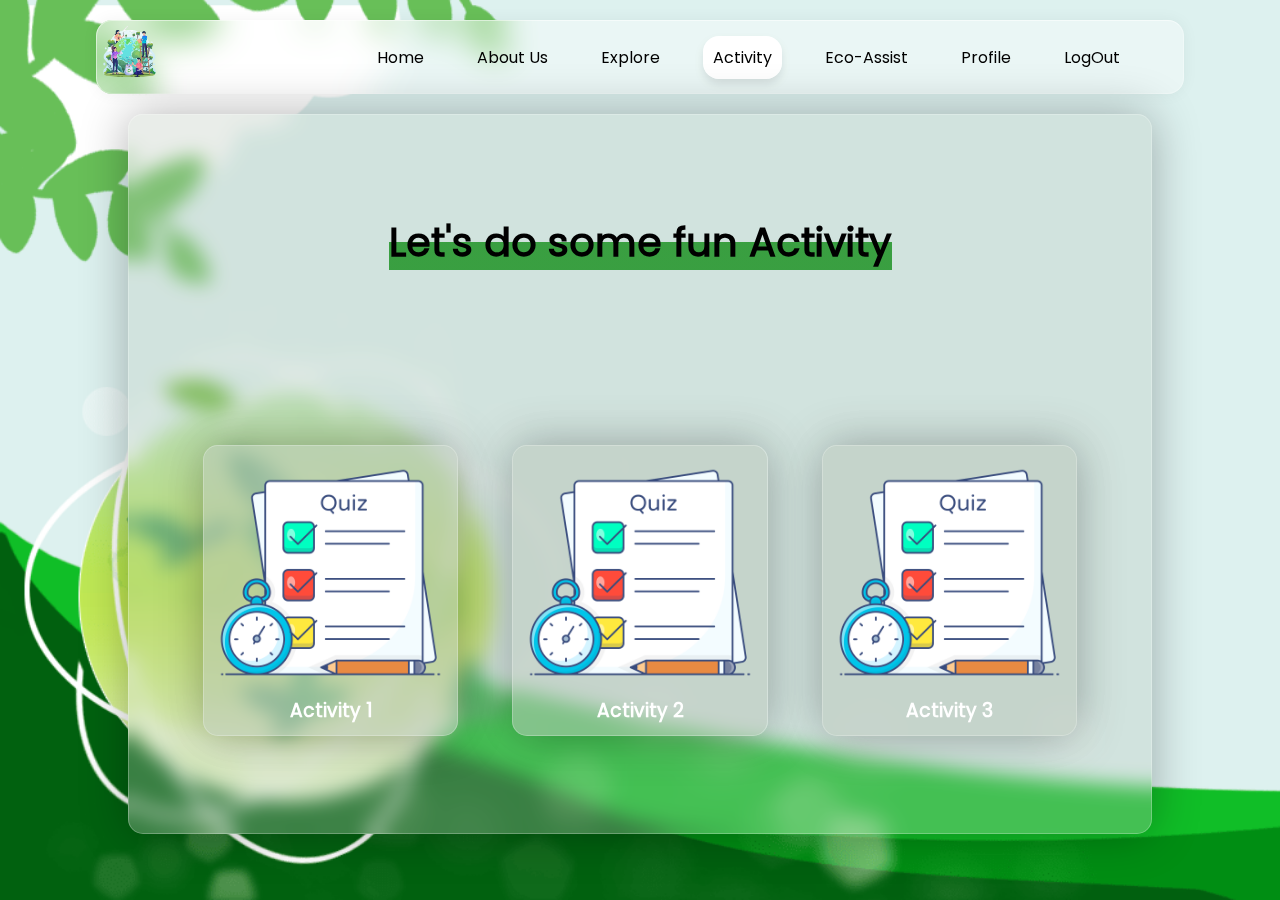
<file: Activity.html>
<!DOCTYPE html>
<html>
    <head>
        <meta charset="UTF-8">
        <meta name="viewport" content="width=device-width, initial-scale=1.0">
        <title>Activity</title>
        <link rel="stylesheet" href="css/Homepage.css">
        <link rel="stylesheet" href="css/activity.css">
        <script src="javascripts/navbar.js" defer></script>
    </head>
    <body>
        <div class="activity-container">
            <div class="header">
                <div class="logo">
                        <img src="Images/logo.png" class="logo-img">
                </div>
                
                <div class="navigations">
                    <ul>
                        <li><a  href="Homepage.html" id="home">Home</a></li>
                        <li><a href="Homepage.html" id="about-us">About Us</a></li>
                        <li><a href="#" id="explore">Explore</a></li>
                        <li><a class="highlight" href="Activity.html" id="activity">Activity</a></li>
                        <li><a href="#" id="eco-assist">Eco-Assist</a></li>
                        <li><a href="profile.html" id="profile">Profile</a></li>
                        <li><a href="index.html" id="logout">LogOut</a></li>
                    </ul>
                </div>
        </div>

        <div class="card-container">
            <h1 class="heading"><span>Let's do some fun Activity</span></h1>
            <div class="card">
                <div class="card-img">
                    <img src="/Images/quiz.png">
                </div>
                <div class="card-content">
                    <h3><a href="#">Activity 1</a> </h3>
                </div>
            </div>

            <div class="card">
                <div class="card-img">
                    <img src="/Images/quiz.png">
                </div>
                <div class="card-content">
                    <h3><a href="#">Activity 2</a> </h3>
                </div>
            </div>

            <div class="card">
                <div class="card-img">
                    <img src="/Images/quiz.png">
                </div>
                <div class="card-content">
                        <h3><a href="#">Activity 3</a> </h3>
                </div>
            </div>
        </div>

        </div>
      


    </body>
</html>
</file>
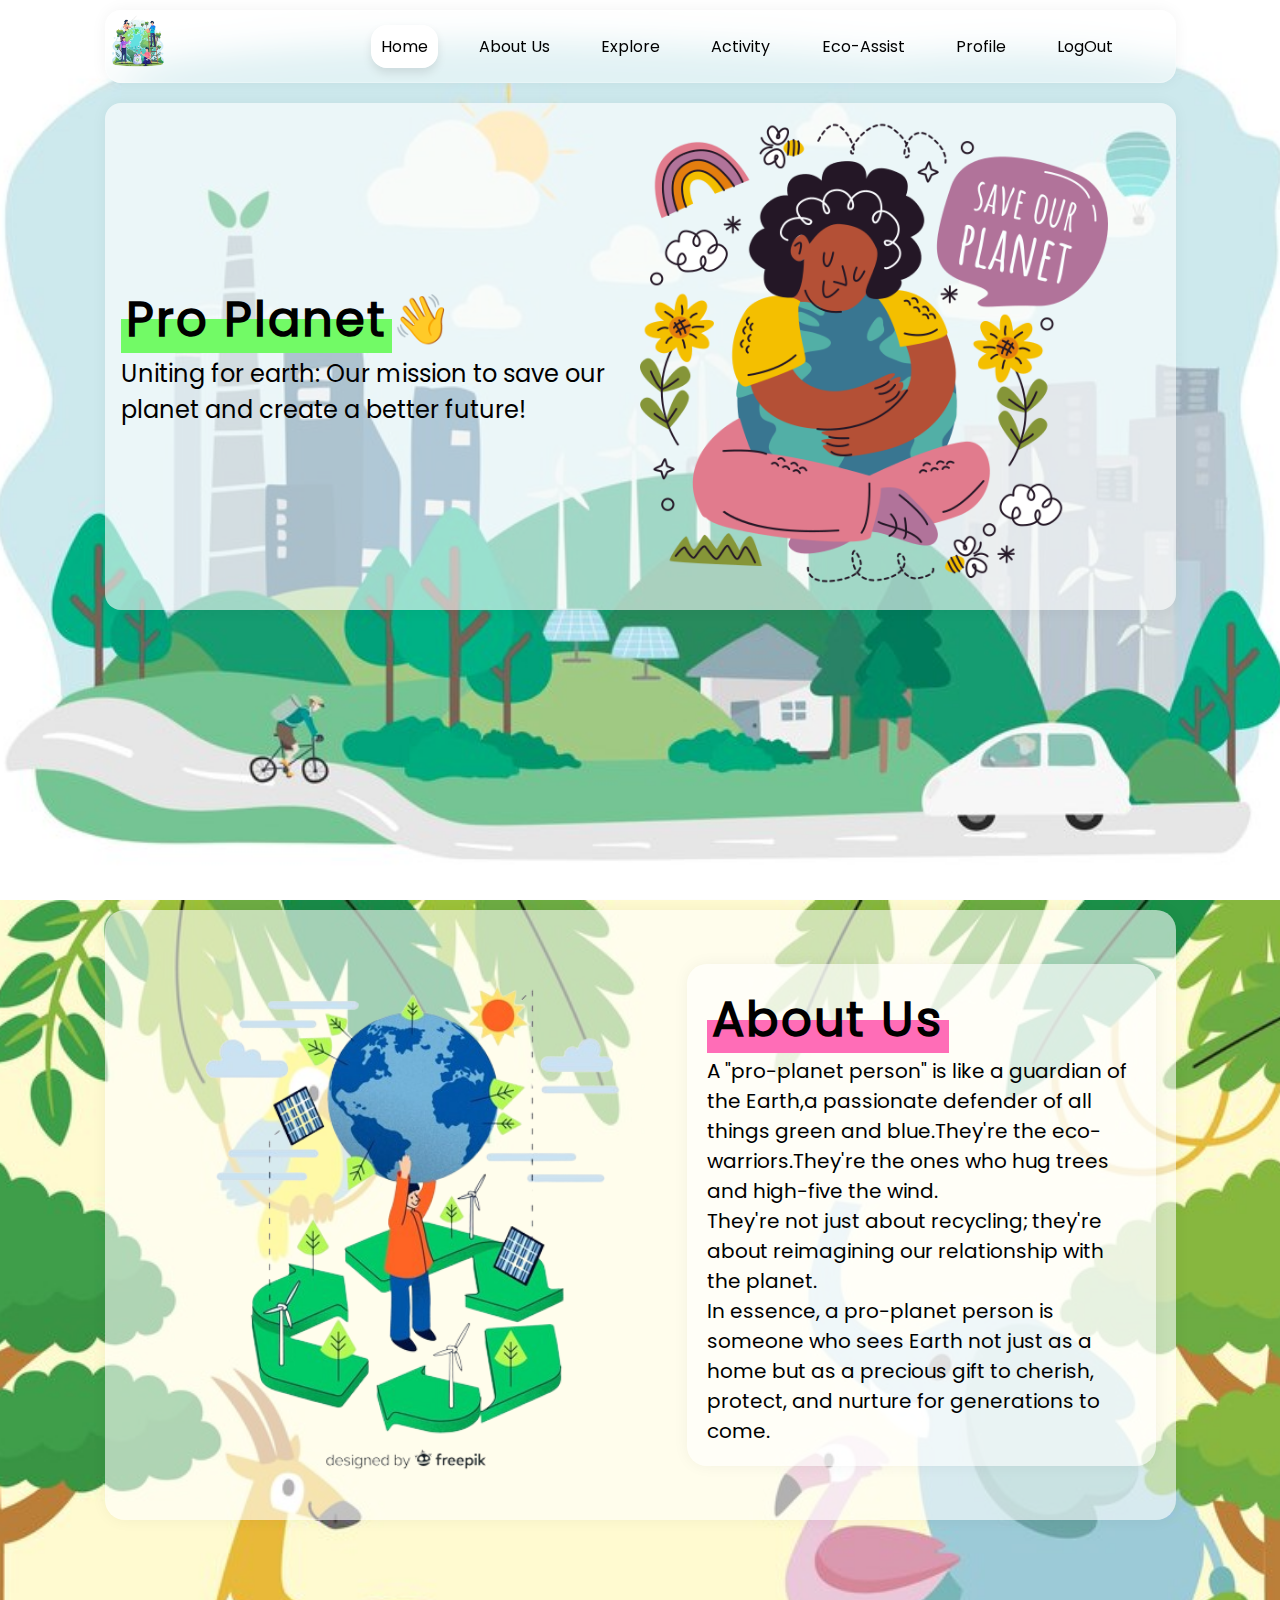
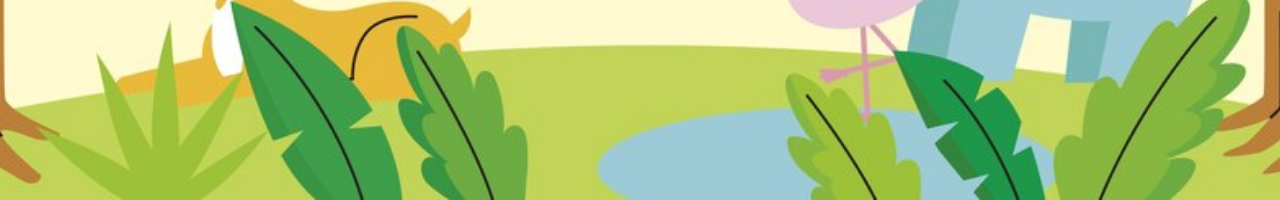
<file: Homepage.html>
<!DOCTYPE html>
<html lang="en">
<head>
   
    <title>HomePage</title>
    <link rel="stylesheet" href="css/Homepage.css">
</head>
<body>
    <div class="Homepage-container">
        <div class="section-one">
            <!-- Header begins -->
                <div class="header">
                        <div class="logo">
                                <img src="Images/logo.png" class="logo-img">
                        </div>
                        
                        <div class="navigations">
                            <ul>
                                <li><a class="highlight" href="#" id="home">Home</a></li>
                                <li><a href="#about-us-container" id="about-us">About Us</a></li>
                                <li><a href="#" id="explore">Explore</a></li>
                                <li><a href="Activity.html" id="activity">Activity</a></li>
                                <li><a href="#" id="eco-assist">Eco-Assist</a></li>
                                <li><a href="profile.html" id="profile">Profile</a></li>
                                <li><a href="index.html" id="logout">LogOut</a></li>
                            </ul>
                        </div>
                </div>
                <!-- header ends -->

                <!-- Banner begins -->
                <div class="Home-intro-banner">

                    <div class="intro-text">
                        <h2 class="main-heading"><span class="highlight-green">Pro Planet</span><span class="wave">👋</span></h2>
                        <p class="heading-content">Uniting for earth: Our mission to save our planet and create a better future!</p>
                    </div>
                    <div class="intro-img">
                        <img src="Images/save-the-planet.png">
                    </div>
                </div>
                <!-- banner ends -->
            </div>
       
        <div class="about-us-container" id="about-us-container">
            <div class="about-us">
                    <div class="about-us-img">
                            <img src="Images/about-us-img.png">
                    </div>
                    <div class="about-us-text">
                        <h2 class = "main-heading">
                            <span class="highlight-pink">About Us</span>
                          </h2>
                          <div>
                            <p>A "pro-planet person" is like a guardian of the Earth,a passionate defender of all things green and blue.They're the eco-warriors.They're the ones who hug trees and high-five the wind.</p>
                            <p>They're not just about recycling; they're about reimagining our relationship with the planet.</p>
                            <p>In essence, a pro-planet person is someone who sees Earth not just as a home but as a precious gift to cherish, protect, and nurture for generations to come.</p>
                          </div>
                    </div>
        
            </div>
        
            </div>
        

    </div>
    <script src="javascripts/navbar.js"></script>
</body>
</html>
</file>
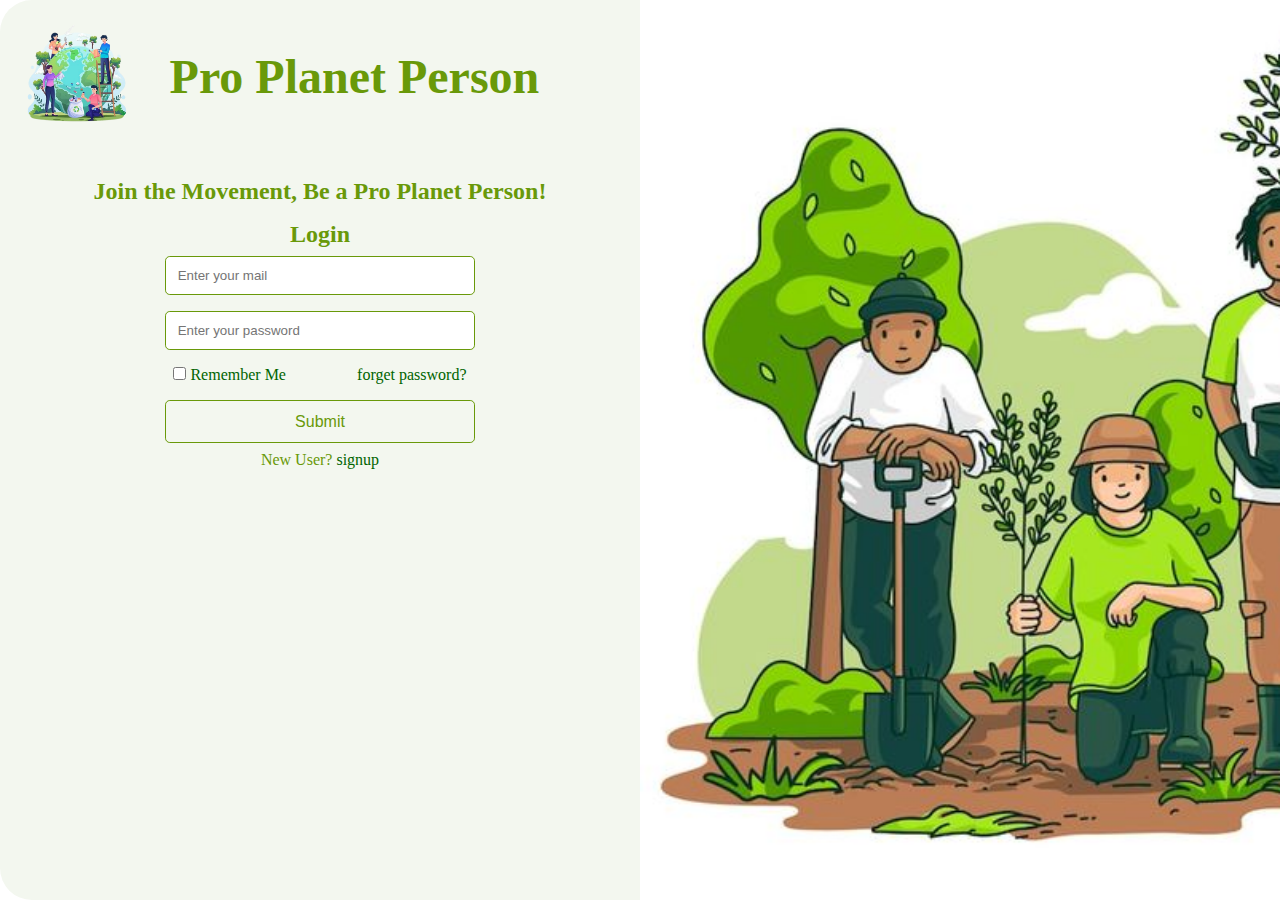
<file: login.html>
<!DOCTYPE html>
<html lang="en">
<head>
    <meta charset="UTF-8">
    <meta name="viewport" content="width=device-width, initial-scale=1.0">
    <title>Login</title>
    <link rel="stylesheet" href="/css/forms.css">
</head>
<body>
    <div class="signup-container">
        <!-- Form box begins -->
        <div class="signup-form-box">
              <div class="signup-form-header">
                <img src="/Images/logo.png">
                    <h2>Pro Planet Person</h2>
              </div>
                <!-- form  -->
              <form class="signup-form" onsubmit="return validateLoginForm()" action="/Homepage.html">
                <p> Join the Movement, Be a Pro Planet Person!</p>
                <h2>Login</h2>
                <input type="email" placeholder="Enter your mail" id="userEmail" class="form-input">
                <input type="password" placeholder="Enter your password" id="userPassword" class="form-input">                
                <div class="inner-form">
                    <div>
                        <input type="checkbox" id="rememberMe"> <label for="rememberMe">Remember Me</label>
                    </div>
                    <a href="#">forget password?</a>
                </div>
                <input type="submit" class="form-input login-but" id="login-button">
                
                
                <span>New User? <a href="signup.html">signup</a></span> 
            </form>
              <!-- form ends -->
        </div>

        <!-- form box ends -->

        <div class="signup-banner">
                <!-- banner -->
        </div>
    </div>
    <!-- <script src="./resources/js/script.js"></script> -->
    <script src="/javascripts/form-validation.js"></script>
</body>
</html>
</file>
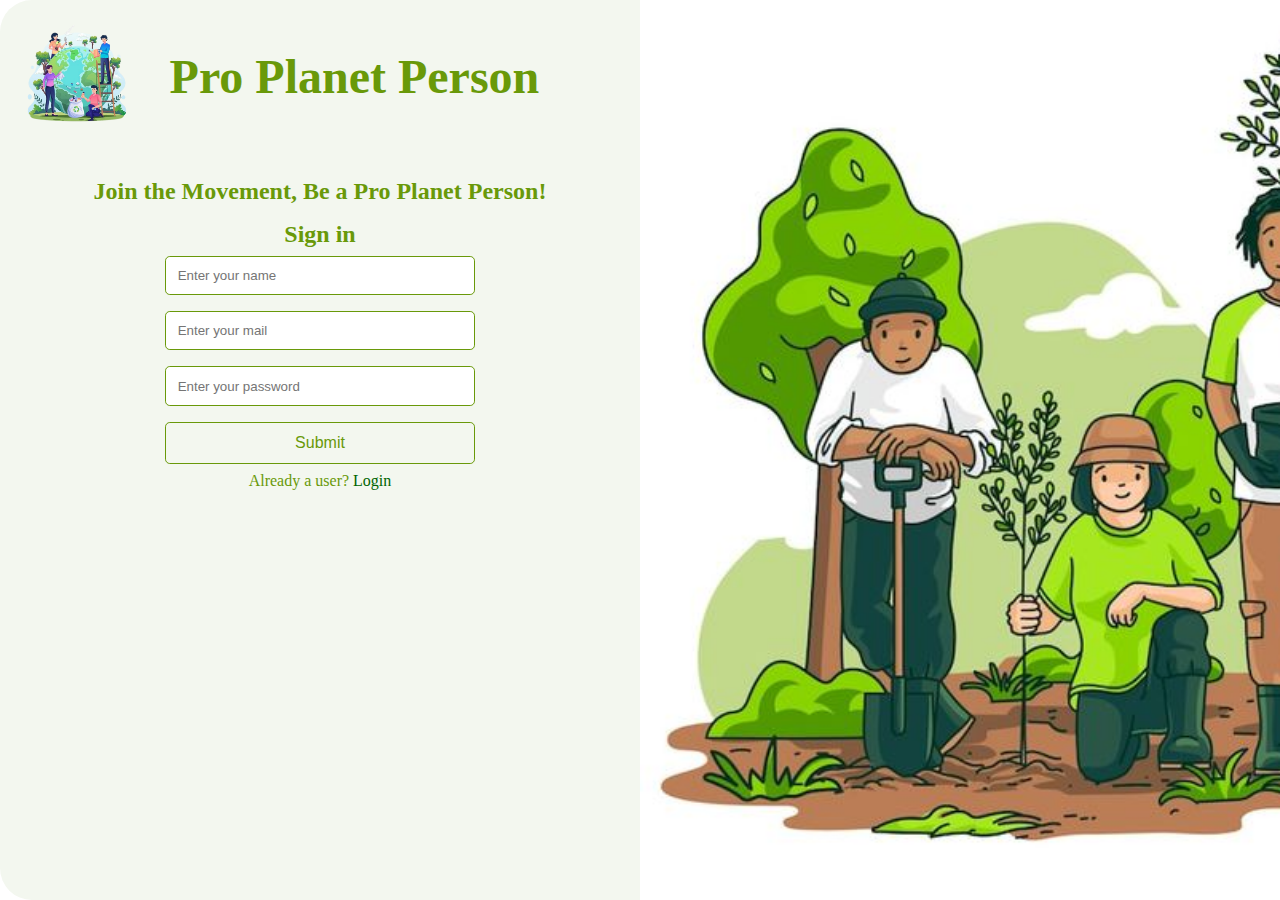
<file: signup.html>
<!-- Sign up form  -->

<!DOCTYPE html>
<html lang="en">
<head>
    <meta charset="UTF-8">
    <meta name="viewport" content="width=device-width, initial-scale=1.0">
    <title>Sign up</title>
    <link rel="stylesheet" href="/css/forms.css">
</head>
<body>
    <div class="signup-container">
        <!-- Form box begins -->
        <div class="signup-form-box">
              <div class="signup-form-header">
                    <img src="/Images/logo.png">
                    <h2>Pro Planet Person</h2>
              </div>
                <!-- form  -->
              <form class="signup-form" onsubmit="return validateSignupForm()" action="login.html">
                <p> Join the Movement, Be a Pro Planet Person!</p>
                <h2>Sign in</h2>
                <input type="text" placeholder="Enter your name" id="userName" class="form-input">
    
                <input type="email" placeholder="Enter your mail" id="userEmail" class="form-input">
                <input type="password" placeholder="Enter your password" id="userPassword" class="form-input">                
               
                <input type="submit" class="form-input login-but" id="login-button">
                
                
                <span>Already a user? <a href="login.html">Login</a></span> 
            </form>
              <!-- form ends -->
        </div>

        <!-- form box ends -->

        <div class="signup-banner">
                <!-- banner -->
        </div>
    </div>
    <!-- <script src="./resources/js/script.js"></script> -->
    <script src="/javascripts/form-validation.js"></script>
</body>
</html>
</file>
<file: css/Homepage.css>
@font-face { /*To use the custom font in Line 16*/
    font-family: "Poppins";
    src: url("/fonts/Poppins-Regular.ttf");
  }
  * {
    font-family: "Poppins";
    margin: 0;
    padding: 0;
    box-sizing: border-box;
    text-decoration: none;
  }
  
  .section-one{
    background: url(/Images/Home-sec1-bg.jpg);
    background-position: center;
    background-repeat: no-repeat;
    background-size: cover;
    padding: 10px;
    min-height: 100vh;
  }
  .header{
    width: 85%;
    margin: 0 auto;
    display: flex;
    justify-content: space-between;
    background: rgba(255, 255, 255, 0.4);
    box-shadow: 0 0 1rem 0 rgba(0, 0, 0, 0.05);
    border-radius: 1rem;
    backdrop-filter: blur(1rem);
    border: 1px solid rgba(255, 255, 255, 0.25);
    border-top: 1px solid rgba(255, 255, 255, 0.5);
    border-left: 1px solid rgba(255, 255, 255, 0.5);
  }
.logo{
    width: 20%;
}
  .logo-img{
    width: 30%;
  }
 .navigations{
    width: 80%;
    margin: auto;
 }
  .navigations ul{
   width: 100%;
   display: flex;
   justify-content: space-evenly;
   align-items: center;
   padding: 20px;
   list-style-type: none;
  }
  .navigations ul li a{
        padding: 10px;
        color: black;
        border-radius: 16px;
        transition: 500ms ease;
  }
  .navigations ul li a:hover, .navigations ul li a.highlight{
    background: hsla(0, 0%, 100%, 1);
    box-shadow: 0 5px 10px rgba(0, 0, 0, 0.1);
  }

  .Home-intro-banner{
    width: 85%;
    margin: 20px auto;
    display: flex;
    justify-content: space-between;
    align-items: center;
    padding: 1rem;
    background: rgba(255, 255, 255, 0.6);
    box-shadow: 0 0 1rem 0 rgba(0, 0, 0, 0.05);
    border-radius: 1rem;
  }
  .intro-text{
    width: 50%;
    color: black;
    align-items: center;
  }
  .main-heading {
    font-size: 3rem;
  }
  .heading-content {
    font-size: 1.5rem;
    line-height: 2.25rem;
  }
  .highlight-green {
    letter-spacing: 2px;
    padding: 0 5px;
    background: linear-gradient(to bottom, transparent 50%, #72fa66 50%);
  }
  .intro-img{
    width: 50%;
  }
  .intro-img img{
    width: 90%;
  }
  .wave {
    animation-name: wave-animation; /* Refers to the name of your @keyframes element below */
    animation-duration: 2.5s; /* Change to speed up or slow down */
    animation-iteration-count: infinite; /* Never stop waving :) */
    transform-origin: 70% 70%; /* Pivot around the bottom-left palm */
    display: inline-block;
  }
  
  @keyframes wave-animation {
    0% {
      transform: rotate(0deg);
    }
    10% {
      transform: rotate(14deg);
    } /* The following five values can be played with to make the waving more or less extreme */
    20% {
      transform: rotate(-8deg);
    }
    30% {
      transform: rotate(14deg);
    }
    40% {
      transform: rotate(-4deg);
    }
    50% {
      transform: rotate(10deg);
    }
    60% {
      transform: rotate(0deg);
    } /* Reset for the last half to pause */
    100% {
      transform: rotate(0deg);
    }
  }

  .about-us-container{
    background: url(/Images/about-us-bg.jpg);
    background-position: center;
    background-repeat: no-repeat;
    background-size: cover;
    padding: 10px;
    min-height: 100vh;
  }
  .about-us{
    width: 85%;
    margin: 0 auto;
    display: flex;
    align-items: center;
    justify-content: space-evenly;
    border-radius: 20px;
    background: rgba(255, 255, 255, 0.6);
    box-shadow: 0 0 1rem 0 rgba(0, 0, 0, 0.05);
    padding: 20px;
  }
  .about-us-img{
    width: 100%;
  
  }
  .about-us-img img{
    width: 100%;
  }
 .about-us-text{
    width: 80%;
    padding: 20px;
    font-size: 20px;
    border-radius: 20px;
    background: rgba(255, 255, 255, 0.6);
    box-shadow: 0 0 1rem 0 rgba(0, 0, 0, 0.05);
}
  .highlight-pink {
    letter-spacing: 2px;
    padding: 0 5px;
    background: linear-gradient(to bottom, transparent 50%, #ff6db7 50%);
  }
</file>
<file: css/activity.css>
@font-face { /*To use the custom font in Line 16*/
    font-family: "Poppins";
    src: url("/fonts/Poppins-Regular.ttf");
  }
  * {
    font-family: "Poppins";
    margin: 0;
    padding: 0;
    box-sizing: border-box;
    text-decoration: none;
  }
  .activity-container{
    background:url(/Images/banner-bg.png);
    background-size: cover;
    display: flex;
    flex-direction: column;
    align-items: center;
    min-height: 100vh;
    padding-top: 20px;
  }
.card-container{
    margin: 20px;
    padding: 20px;
    width: 80%;
    min-height: 80vh;
    display: flex;
    align-items: center;
    justify-content: space-evenly;
    flex-wrap: wrap;
    background: rgba(184, 198, 185, 0.311);
    box-shadow: 0 0 3rem 0 rgba(0, 0, 0, 0.3);
    backdrop-filter: blur(10px);
    border: 1px solid rgba(255, 255, 255, 0.25);
    border-radius: 15px;
    
}
.heading{
    width: 100%;
    text-align: center;
    font-size: 40px;
}
.heading span{
    background: linear-gradient(to bottom, transparent 50%, rgba(42, 151, 49, 0.909) 50%);
}
  .card{
    width: 26%;
    padding: 10px;
    margin-top: 20px;
    background: rgba(184, 198, 185, 0.311);
    box-shadow: 0 0 3rem 0 rgba(0, 0, 0, 0.3);
    backdrop-filter: blur(10px);
    border: 1px solid rgba(255, 255, 255, 0.25);
    border-radius: 15px;
  }
  
  .card:hover{
    background-color: rgba(42, 151, 49, 0.909);
    box-shadow: 0 0 1rem 0 rgba(11, 51, 13, 0.747);
    translate:-4px -4px;
    transition: 300ms;
  }
  .card-img{
    width: 100%;
    height: 50%;
  }
  .card-img img{
    width: 100%;
    height: 100%;
  }
  .card-content{
    text-align: center;
  }
  .card-content a{
    color: white;
  }
</file>
<file: css/forms.css>
@font-face {
    font-family: "TT-Hoves";
    src: url("./resources/fonts/TT-Hoves-Regular.ttf");
  }
  
  :root {
    font-size: 16px;
    --yellow-green: rgb(105, 153, 9);
    --white: rgb(255, 255, 255);
    --dark-green: rgb(9, 103, 18);
  }
  * {
    margin: 0;
    padding: 0;
    box-sizing: border-box;
    text-decoration: none;
  }
  /* sign up css */
  .signup-container {
    width: 100%;
    min-height: 100vh;
    display: flex;
    border-radius: 2rem;
    background: rgb(243, 247, 239);
  }
  .signup-form-box {
    padding: 1rem;
    width: 50%;
  }
  .signup-form-header {
    display: flex;
    align-items: center;
    width: 100%;
    color: var(--yellow-green);
  }
  .signup-form-header img,
  .logo {
    width: 20%;
    border-radius: 5rem;
  }
  .signup-form-header h2 {
    margin-left: 2rem;
    font-size: 3rem;
    width: 80%;
  }
  .signup-form {
    display: flex;
    flex-direction: column;
    align-items: center;
    border-radius: 2rem;
    width: 90%;
    height: 60vh;
    padding: 1rem;
    margin: 1.5rem auto;
    color: var(--yellow-green);
  }
  .signup-form p {
    font-size: 1.5rem;
    font-weight: 600;
    margin-bottom: 1rem;
  }
  .signup-form a {
    color: darkgreen;
  }
  .form-input {
    width: 60%;
    margin: 0.5rem;
    padding: 0.7rem;
    outline: none;
    border: 1px solid var(--yellow-green);
    border-radius: 0.3rem;
  }
  input:focus {
    background-color: rgb(225, 242, 219);
    outline: none;
    border: 1px solid var(--yellow-green);
  }
  .signup-form .inner-form {
    display: flex;
    width: 60%;
    justify-content: space-between;
    padding: 0.5rem;
    color: darkgreen;
  }
  .login-but {
    font-size: 1rem;
    background: none;
    color: var(--yellow-green);
    border: 0.1rem solid var(--yellow-green);
    width: 60%;
  }
  .login-but:hover {
    background-color: var(--yellow-green);
    color: var(--white);
  }
  .signup-banner {
    width: 50%;
    background: url(/Images/signup-banner.jpg);
    background-size: cover;
  }
</file>
